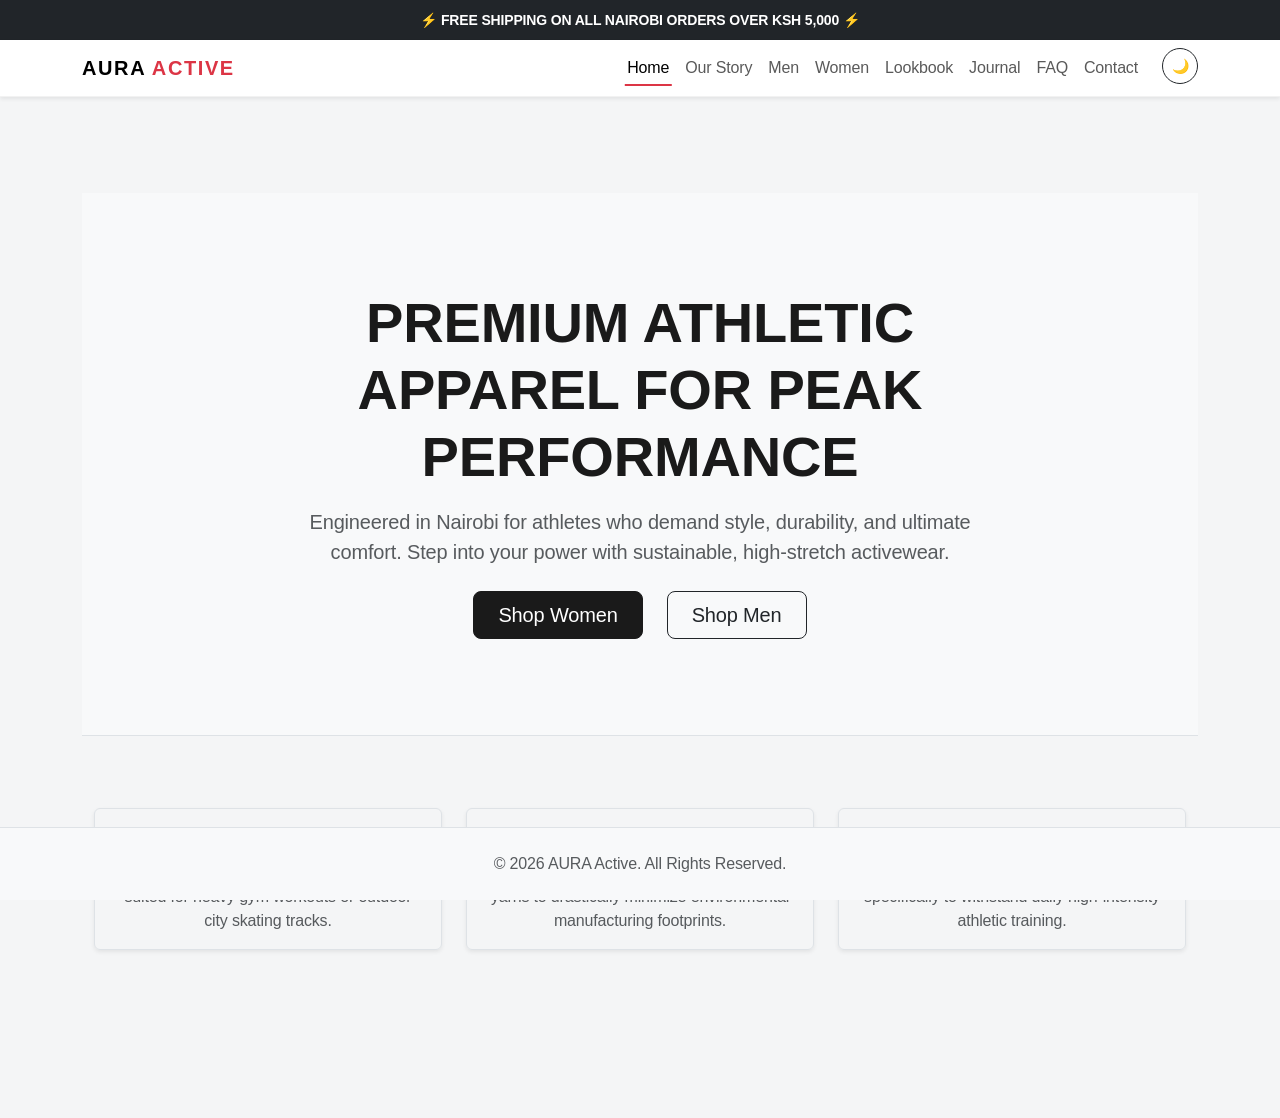
<file: index.html>
<!DOCTYPE html>
<html lang="en">
<head>
    <meta charset="UTF-8">
    <meta name="viewport" content="width=device-width, initial-scale=1.0">
    <title>AURA Active | Premium Athletic Apparel</title>
    <!-- Bootstrap 5 CSS CDN -->
    <link href="https://cdn.jsdelivr.net/npm/bootstrap@5.3.3/dist/css/bootstrap.min.css" rel="stylesheet">
    <!-- Custom CSS Link -->
    <link rel="stylesheet" href="style.css">
</head>
<body>

    <header>
        <!-- Top Announcement Bar -->
<div class="bg-dark text-white text-center py-2">
    <small class="fw-semibold">⚡ FREE SHIPPING ON ALL NAIROBI ORDERS OVER KSH 5,000 ⚡</small>
</div>

<!-- Main Responsive Navbar -->
<nav class="navbar navbar-expand-lg navbar-light bg-white sticky-top shadow-sm">
    <div class="container">
        <a class="navbar-brand fw-bold tracking-wider text-uppercase" href="index.html">AURA <span class="text-danger">Active</span></a>
        <button class="navbar-toggler" type="button" data-bs-toggle="collapse" data-bs-target="#navbarNav" aria-controls="navbarNav" aria-expanded="false" aria-label="Toggle navigation">
            <span class="navbar-toggler-icon"></span>
        </button>
        <div class="collapse navbar-collapse" id="navbarNav">
            <ul class="navbar-nav ms-auto fw-medium">
                <li class="nav-item"><a class="nav-item nav-link active" href="index.html">Home</a></li>
                <li class="nav-item"><a class="nav-item nav-link" href="about.html">Our Story</a></li>
                <li class="nav-item"><a class="nav-item nav-link" href="shop-men.html">Men</a></li>
                <li class="nav-item"><a class="nav-item nav-link" href="shop-women.html">Women</a></li>
                <li class="nav-item"><a class="nav-item nav-link" href="gallery.html">Lookbook</a></li>
                <li class="nav-item"><a class="nav-item nav-link" href="blog.html">Journal</a></li>
                <li class="nav-item"><a class="nav-item nav-link" href="faq.html">FAQ</a></li>
                <li class="nav-item"><a class="nav-item nav-link" href="contact.html">Contact</a></li>
            <li class="nav-item ms-lg-3 mt-2 mt-lg-0">
            <button id="darkModeToggle" class="btn btn-sm btn-outline-dark rounded-circle fw-bold" style="width: 36px; height: 36px; padding: 0; display: flex; align-items: center; justify-content: center;">
                🌙
            </button>
            </ul>
        </div>
    </div>
</nav>
    </header>

    <main class="container my-5 py-5 text-center">
        <main>
    <!-- Hero Section -->
    <section class="bg-light py-5 text-center border-bottom">
        <div class="container py-5">
            <div class="row justify-content-center">
                <div class="col-md-8">
                    <h1 class="display-4 fw-bold mb-3 text-uppercase">Premium Athletic Apparel for Peak Performance</h1>
                    <p class="lead text-muted mb-4">Engineered in Nairobi for athletes who demand style, durability, and ultimate comfort. Step into your power with sustainable, high-stretch activewear.</p>
                    <div class="d-grid gap-2 d-sm-flex justify-content-sm-center">
                        <a href="shop-women.html" class="btn btn-dark btn-lg px-4 me-sm-3">Shop Women</a>
                        <a href="shop-men.html" class="btn btn-outline-dark btn-lg px-4">Shop Men</a>
                    </div>
                </div>
            </div>
        </div>
    </section>

    <!-- Promotional Callouts -->
    <section class="container my-5 py-4">
        <div class="row g-4 text-center">
            <div class="col-md-4">
                <div class="p-3 border rounded shadow-sm">
                    <h4 class="fw-bold">Breathable Fabrics</h4>
                    <p class="text-muted mb-0">Custom nylon-spandex blends perfectly suited for heavy gym workouts or outdoor city skating tracks.</p>
                </div>
            </div>
            <div class="col-md-4">
                <div class="p-3 border rounded shadow-sm">
                    <h4 class="fw-bold">Eco-Conscious</h4>
                    <p class="text-muted mb-0">Proudly utilizing 100% recycled technical yarns to drastically minimize environmental manufacturing footprints.</p>
                </div>
            </div>
            <div class="col-md-4">
                <div class="p-3 border rounded shadow-sm">
                    <h4 class="fw-bold">Built to Last</h4>
                    <p class="text-muted mb-0">Reinforced double-stitched seams designed specifically to withstand daily high-intensity athletic training.</p>
                </div>
            </div>
        </div>
    </section>
</main>
    </main>

    <footer class="bg-light text-center py-4 border-top fixed-bottom">
        <p class="mb-0 text-muted">&copy; 2026 AURA Active. All Rights Reserved.</p>
    </footer>

    <!-- Bootstrap 5 Bundle JS CDN -->
    <script src="https://cdn.jsdelivr.net/npm/bootstrap@5.3.3/dist/js/bootstrap.bundle.min.js"></script>
    <!-- Custom JS Link -->
    <script src="app.js"></script>
</body>
</html>
</file>
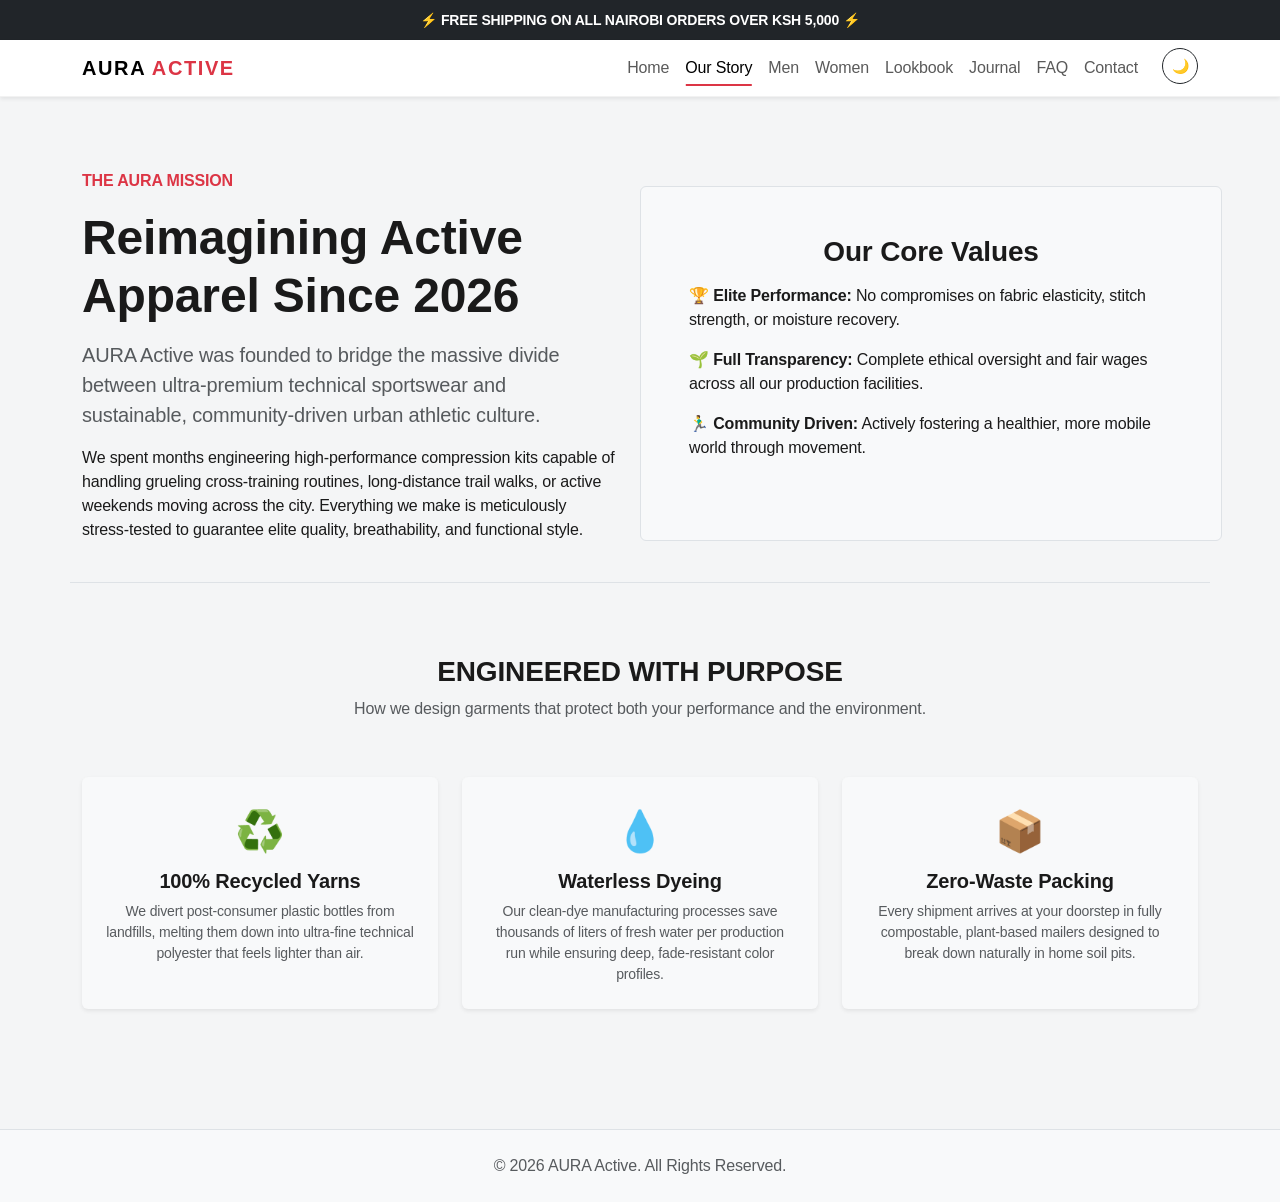
<file: about.html>
<!DOCTYPE html>
<html lang="en">
<head>
    <meta charset="UTF-8">
    <meta name="viewport" content="width=device-width, initial-scale=1.0">
    <title>Our Story | AURA Active</title>
    <!-- Bootstrap 5 CSS CDN -->
    <link href="https://cdn.jsdelivr.net/npm/bootstrap@5.3.3/dist/css/bootstrap.min.css" rel="stylesheet">
    <!-- Custom CSS Link -->
    <link rel="stylesheet" href="style.css">
</head>
<body>

    <header>
        <!-- Top Announcement Bar -->
        <div class="bg-dark text-white text-center py-2">
            <small class="fw-semibold">⚡ FREE SHIPPING ON ALL NAIROBI ORDERS OVER KSH 5,000 ⚡</small>
        </div>

        <!-- Responsive Navbar -->
        <nav class="navbar navbar-expand-lg navbar-light bg-white sticky-top shadow-sm">
            <div class="container">
                <a class="navbar-brand fw-bold text-uppercase" href="index.html">AURA <span class="text-danger">Active</span></a>
                <button class="navbar-toggler" type="button" data-bs-toggle="collapse" data-bs-target="#navbarNav" aria-controls="navbarNav" aria-expanded="false" aria-label="Toggle navigation">
                    <span class="navbar-toggler-icon"></span>
                </button>
                <div class="collapse navbar-collapse" id="navbarNav">
                    <ul class="navbar-nav ms-auto fw-medium">
                        <li class="nav-item"><a class="nav-link" href="index.html">Home</a></li>
                        <li class="nav-item"><a class="nav-link active" href="about.html">Our Story</a></li>
                        <li class="nav-item"><a class="nav-link" href="shop-men.html">Men</a></li>
                        <li class="nav-item"><a class="nav-link" href="shop-women.html">Women</a></li>
                        <li class="nav-item"><a class="nav-link" href="gallery.html">Lookbook</a></li>
                        <li class="nav-item"><a class="nav-link" href="blog.html">Journal</a></li>
                        <li class="nav-item"><a class="nav-link" href="faq.html">FAQ</a></li>
                        <li class="nav-item"><a class="nav-link" href="contact.html">Contact</a></li>
                    <li class="nav-item ms-lg-3 mt-2 mt-lg-0">
            <button id="darkModeToggle" class="btn btn-sm btn-outline-dark rounded-circle fw-bold" style="width: 36px; height: 36px; padding: 0; display: flex; align-items: center; justify-content: center;">
                🌙
            </button>
                    </ul>
                </div>
            </div>
        </nav>
    </header>

    <main class="container my-5 py-4">
        <!-- Introduction Section -->
        <div class="row align-items-center g-5 mb-5">
            <div class="col-md-6">
                <span class="text-uppercase text-danger fw-bold tracking-wider">The AURA Mission</span>
                <h2 class="display-5 fw-bold my-3">Reimagining Active Apparel Since 2026</h2>
                <p class="lead text-muted">AURA Active was founded to bridge the massive divide between ultra-premium technical sportswear and sustainable, community-driven urban athletic culture.</p>
                <p>We spent months engineering high-performance compression kits capable of handling grueling cross-training routines, long-distance trail walks, or active weekends moving across the city. Everything we make is meticulously stress-tested to guarantee elite quality, breathability, and functional style.</p>
            </div>
            <div class="col-md-6 bg-light p-5 rounded border text-center">
                <h3 class="fw-bold mb-3">Our Core Values</h3>
                <ul class="list-unstyled text-start mx-auto d-inline-block">
                    <li class="mb-3">🏆 <strong>Elite Performance:</strong> No compromises on fabric elasticity, stitch strength, or moisture recovery.</li>
                    <li class="mb-3">🌱 <strong>Full Transparency:</strong> Complete ethical oversight and fair wages across all our production facilities.</li>
                    <li class="mb-3">🏃‍♂️ <strong>Community Driven:</strong> Actively fostering a healthier, more mobile world through movement.</li>
                </ul>
            </div>
        </div>

        <!-- Sustainability Feature Block -->
        <section class="row g-4 border-top pt-5">
            <div class="col-12 text-center mb-3">
                <h3 class="fw-bold text-uppercase">Engineered with Purpose</h3>
                <p class="text-muted">How we design garments that protect both your performance and the environment.</p>
            </div>
            <div class="col-md-4 text-center">
                <div class="p-4 rounded bg-light border-0 shadow-sm h-100">
                    <div class="fs-1 mb-2">♻️</div>
                    <h5 class="fw-bold">100% Recycled Yarns</h5>
                    <p class="text-muted small mb-0">We divert post-consumer plastic bottles from landfills, melting them down into ultra-fine technical polyester that feels lighter than air.</p>
                </div>
            </div>
            <div class="col-md-4 text-center">
                <div class="p-4 rounded bg-light border-0 shadow-sm h-100">
                    <div class="fs-1 mb-2">💧</div>
                    <h5 class="fw-bold">Waterless Dyeing</h5>
                    <p class="text-muted small mb-0">Our clean-dye manufacturing processes save thousands of liters of fresh water per production run while ensuring deep, fade-resistant color profiles.</p>
                </div>
            </div>
            <div class="col-md-4 text-center">
                <div class="p-4 rounded bg-light border-0 shadow-sm h-100">
                    <div class="fs-1 mb-2">📦</div>
                    <h5 class="fw-bold">Zero-Waste Packing</h5>
                    <p class="text-muted small mb-0">Every shipment arrives at your doorstep in fully compostable, plant-based mailers designed to break down naturally in home soil pits.</p>
                </div>
            </div>
        </section>
    </main>

    <footer class="bg-light text-center py-4 border-top mt-5">
        <div class="container">
            <p class="mb-0 text-muted">&copy; 2026 AURA Active. All Rights Reserved.</p>
        </div>
    </footer>

    <!-- Bootstrap 5 Bundle JS CDN -->
    <script src="https://cdn.jsdelivr.net/npm/bootstrap@5.3.3/dist/js/bootstrap.bundle.min.js"></script>
    <!-- Custom JS Link -->
    <script src="app.js"></script>
</body>
</html>
</file>
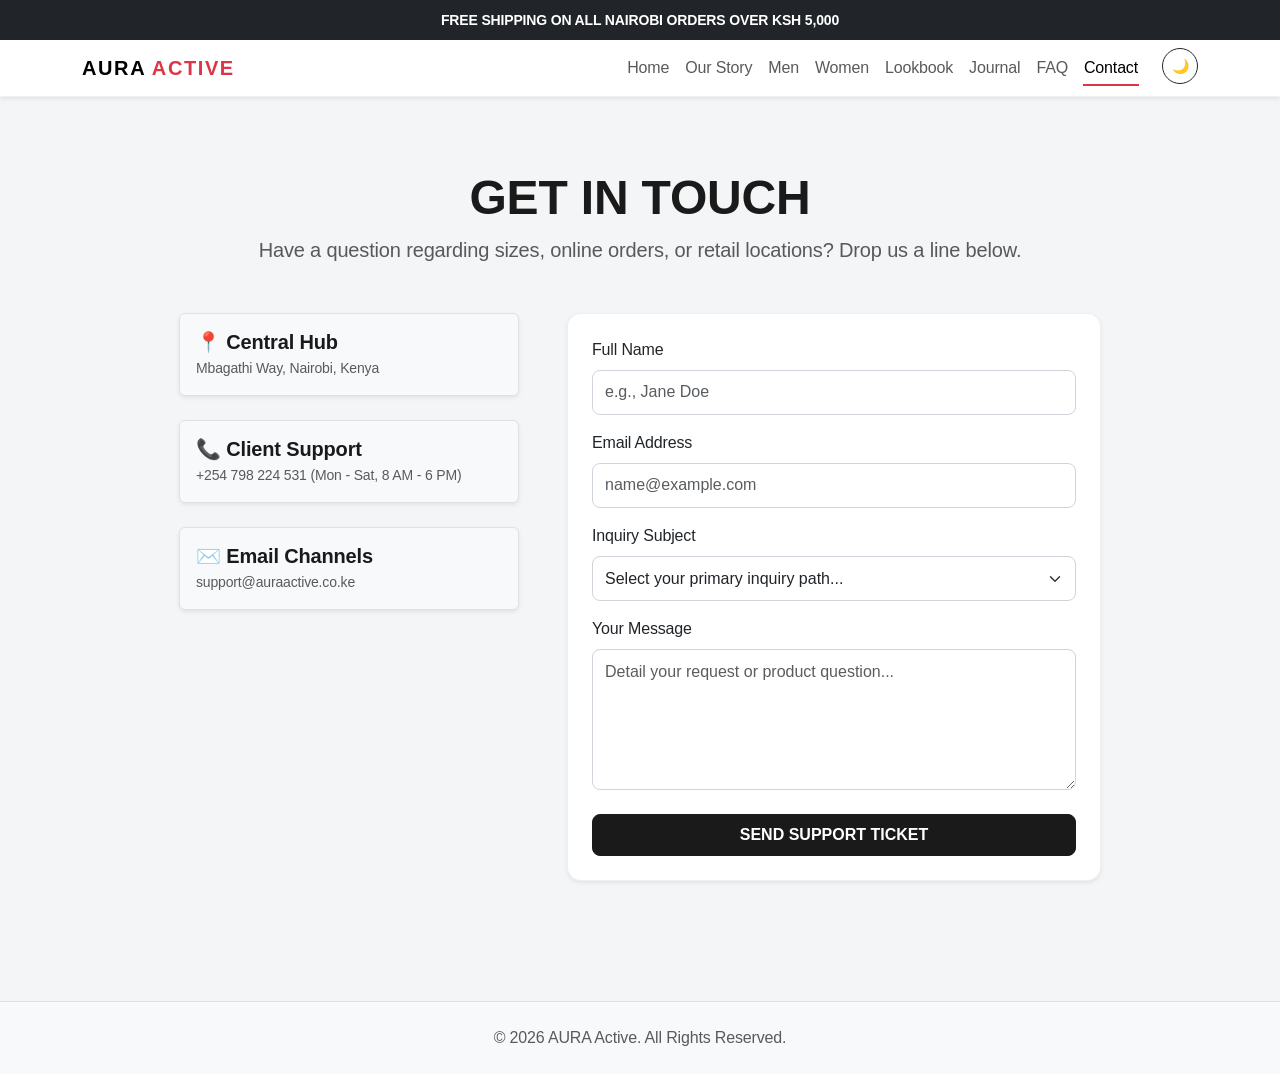
<file: contact.html>
<!DOCTYPE html>
<html lang="en">
<head>
    <meta charset="UTF-8">
    <meta name="viewport" content="width=device-width, initial-scale=1.0">
    <title>Contact Us | AURA Active</title>
    <!-- Bootstrap 5 CSS CDN -->
    <link href="https://cdn.jsdelivr.net/npm/bootstrap@5.3.3/dist/css/bootstrap.min.css" rel="stylesheet">
    
    <link rel="stylesheet" href="style.css">
</head>
<body>

    <header>
        
        <div class="bg-dark text-white text-center py-2">
            <small class="fw-semibold"> FREE SHIPPING ON ALL NAIROBI ORDERS OVER KSH 5,000 </small>
        </div>

        
        <nav class="navbar navbar-expand-lg navbar-light bg-white sticky-top shadow-sm">
            <div class="container">
                <a class="navbar-brand fw-bold text-uppercase" href="index.html">AURA <span class="text-danger">Active</span></a>
                <button class="navbar-toggler" type="button" data-bs-toggle="collapse" data-bs-target="#navbarNav" aria-controls="navbarNav" aria-expanded="false" aria-label="Toggle navigation">
                    <span class="navbar-toggler-icon"></span>
                </button>
                <div class="collapse navbar-collapse" id="navbarNav">
                    <ul class="navbar-nav ms-auto fw-medium">
                        <li class="nav-item"><a class="nav-link" href="index.html">Home</a></li>
                        <li class="nav-item"><a class="nav-link" href="about.html">Our Story</a></li>
                        <li class="nav-item"><a class="nav-link" href="shop-men.html">Men</a></li>
                        <li class="nav-item"><a class="nav-link" href="shop-women.html">Women</a></li>
                        <li class="nav-item"><a class="nav-link" href="gallery.html">Lookbook</a></li>
                        <li class="nav-item"><a class="nav-link" href="blog.html">Journal</a></li>
                        <li class="nav-item"><a class="nav-link" href="faq.html">FAQ</a></li>
                        <li class="nav-item"><a class="nav-link active" href="contact.html">Contact</a></li>
                    <li class="nav-item ms-lg-3 mt-2 mt-lg-0">
            <button id="darkModeToggle" class="btn btn-sm btn-outline-dark rounded-circle fw-bold" style="width: 36px; height: 36px; padding: 0; display: flex; align-items: center; justify-content: center;">
                🌙
            </button>
                    </ul>
                </div>
            </div>
        </nav>
    </header>

    <main class="container my-5 py-4">
        <div class="text-center mb-5">
            <h2 class="display-5 fw-bold text-uppercase">Get In Touch</h2>
            <p class="lead text-muted">Have a question regarding sizes, online orders, or retail locations? Drop us a line below.</p>
        </div>

        <div class="row g-5 justify-content-center">
            <!-- Left Side: Contact Information Cards -->
            <div class="col-md-5 col-lg-4">
                <div class="mb-4 p-3 border rounded shadow-sm bg-light">
                    <h5 class="fw-bold mb-1">📍 Central Hub</h5>
                    <p class="text-muted mb-0 small">Mbagathi Way, Nairobi, Kenya</p>
                </div>
                <div class="mb-4 p-3 border rounded shadow-sm bg-light">
                    <h5 class="fw-bold mb-1">📞 Client Support</h5>
                    <p class="text-muted mb-0 small">+254 798 224 531 (Mon - Sat, 8 AM - 6 PM)</p>
                </div>
                <div class="mb-4 p-3 border rounded shadow-sm bg-light">
                    <h5 class="fw-bold mb-1">✉️ Email Channels</h5>
                    <p class="text-muted mb-0 small">support@auraactive.co.ke</p>
                </div>
            </div>

            <!-- Right Side: Contact Form Module -->
            <div class="col-md-7 col-lg-6">
                <div class="card shadow-sm p-4 border-1">
                    <!-- Placeholder container for validation response alerts -->
                    <div id="formAlertContainer"></div>

                    <form id="contactForm" novalidate>
                        <div class="mb-3">
                            <label for="fullName" class="form-label fw-medium">Full Name</label>
                            <input type="text" class="form-control" id="fullName" placeholder="e.g., Jane Doe" required>
                            <div class="invalid-feedback">Please enter your full name.</div>
                        </div>
                        
                        <div class="mb-3">
                            <label for="emailAddress" class="form-label fw-medium">Email Address</label>
                            <input type="email" class="form-control" id="emailAddress" placeholder="name@example.com" required>
                            <div class="invalid-feedback">Please provide a valid active email address.</div>
                        </div>
                        
                        <div class="mb-3">
                            <label for="messageSubject" class="form-label fw-medium">Inquiry Subject</label>
                            <select class="form-select" id="messageSubject" required>
                                <option value="" selected disabled>Select your primary inquiry path...</option>
                                <option value="orders">Order Tracking & Sizing Queries</option>
                                <option value="returns">Exchange Processing & Refunds</option>
                                <option value="collab">Corporate Partners & Influencer Team</option>
                                <option value="other">Other... Please specify below</option>
                            </select>
                            <div class="invalid-feedback">Please select an inquiry topic.</div>
                        </div>
                        
                        <div class="mb-4">
                            <label for="userMessage" class="form-label fw-medium">Your Message</label>
                            <textarea class="form-control" id="userMessage" rows="5" placeholder="Detail your request or product question..." required></textarea>
                            <div class="invalid-feedback">Please type out a message text before submitting.</div>
                        </div>
                        
                        <button type="submit" class="btn btn-dark w-100 py-2 fw-semibold text-uppercase tracking-wider">Send Support Ticket</button>
                    </form>
                </div>
            </div>
        </div>
    </main>

    <footer class="bg-light text-center py-4 border-top mt-5">
        <div class="container">
            <p class="mb-0 text-muted">&copy; 2026 AURA Active. All Rights Reserved.</p>
        </div>
    </footer>

    <!-- Bootstrap 5 Bundle JS CDN -->
    <script src="https://cdn.jsdelivr.net/npm/bootstrap@5.3.3/dist/js/bootstrap.bundle.min.js"></script>
    <!-- Custom JS Link -->
    <script src="app.js"></script>
</body>
</html>
</file>
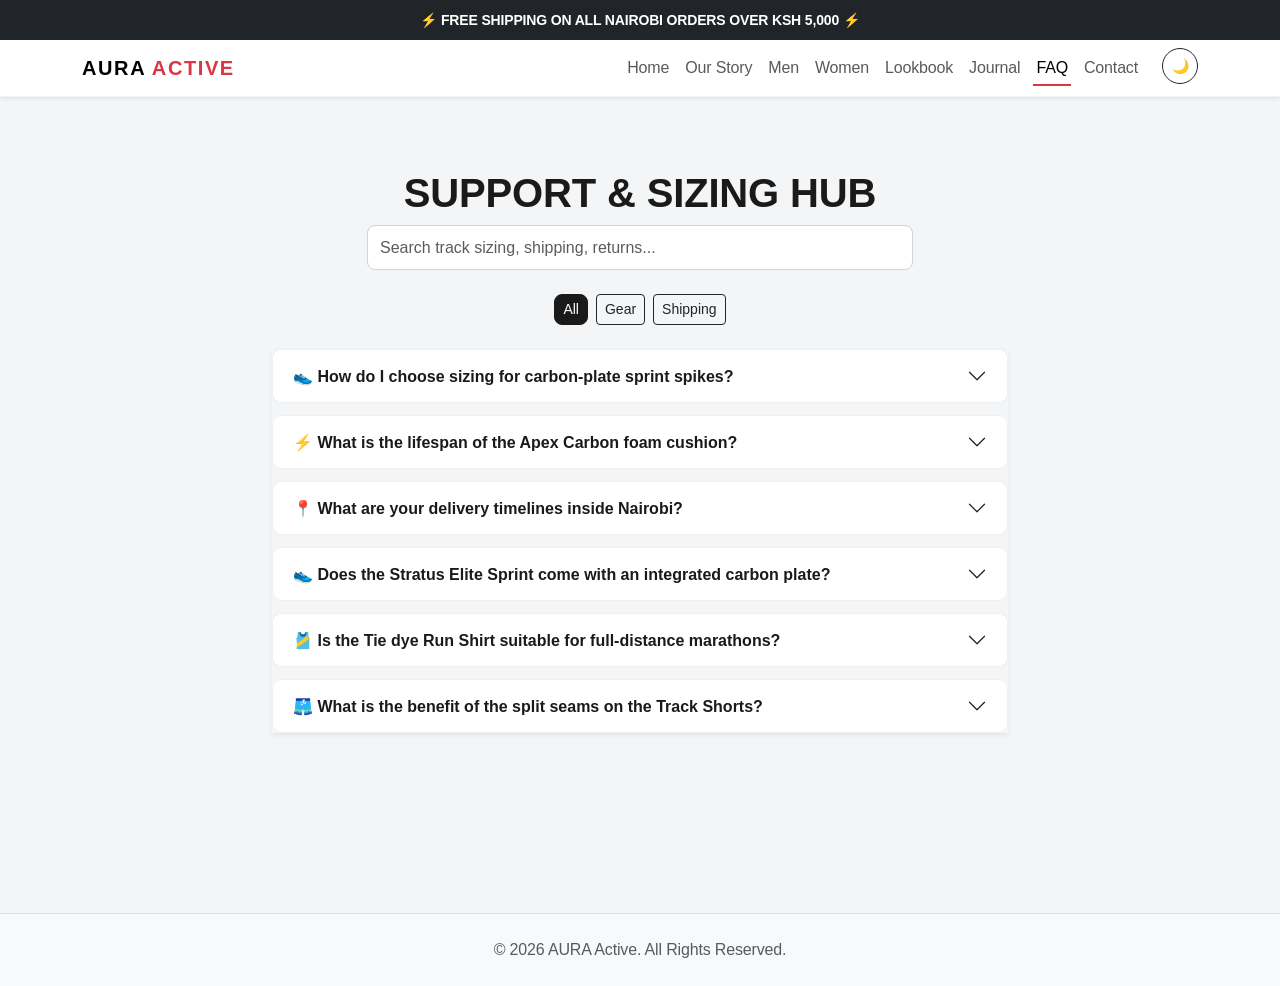
<file: faq.html>
<!DOCTYPE html>
<html lang="en">
<head>
    <meta charset="UTF-8">
    <meta name="viewport" content="width=device-width, initial-scale=1.0">
    <title>FAQ | AURA Active</title>
    <link href="https://cdn.jsdelivr.net/npm/bootstrap@5.3.3/dist/css/bootstrap.min.css" rel="stylesheet">
    <link rel="stylesheet" href="style.css">
</head>
<body>
    <header>
        <div class="bg-dark text-white text-center py-2">
            <small class="fw-semibold">⚡ FREE SHIPPING ON ALL NAIROBI ORDERS OVER KSH 5,000 ⚡</small>
        </div>
        <nav class="navbar navbar-expand-lg navbar-light bg-white sticky-top shadow-sm">
            <div class="container">
                <a class="navbar-brand fw-bold text-uppercase" href="index.html">AURA <span class="text-danger">Active</span></a>
                <button class="navbar-toggler" type="button" data-bs-toggle="collapse" data-bs-target="#navbarNav">
                    <span class="navbar-toggler-icon"></span>
                </button>
                <div class="collapse navbar-collapse" id="navbarNav">
                    <ul class="navbar-nav ms-auto fw-medium">
                        <li class="nav-item"><a class="nav-link" href="index.html">Home</a></li>
                        <li class="nav-item"><a class="nav-link" href="about.html">Our Story</a></li>
                        <li class="nav-item"><a class="nav-link" href="shop-men.html">Men</a></li>
                        <li class="nav-item"><a class="nav-link" href="shop-women.html">Women</a></li>
                        <li class="nav-item"><a class="nav-link" href="gallery.html">Lookbook</a></li>
                        <li class="nav-item"><a class="nav-link" href="blog.html">Journal</a></li>
                        <li class="nav-item"><a class="nav-link active" href="faq.html">FAQ</a></li>
                        <li class="nav-item"><a class="nav-link" href="contact.html">Contact</a></li>
                    <li class="nav-item ms-lg-3 mt-2 mt-lg-0">
            <button id="darkModeToggle" class="btn btn-sm btn-outline-dark rounded-circle fw-bold" style="width: 36px; height: 36px; padding: 0; display: flex; align-items: center; justify-content: center;">
                🌙
            </button>
                    </ul>
                </div>
            </div>
        </nav>
    </header>
    <main class="container my-5 py-4">
        <div class="text-center mb-5">
            <h2 class="display-6 fw-bold text-uppercase">Support & Sizing Hub</h2>
            <div class="row justify-content-center mb-4">
            <div class="col-md-6">
                <input type="text" id="faqSearch" class="form-control" placeholder="Search track sizing, shipping, returns...">
            </div>
        </div>
        <div class="d-flex justify-content-center gap-2 mb-4">
            <button class="btn btn-sm btn-dark filter-faq-btn" data-target="all">All</button>
            <button class="btn btn-sm btn-outline-dark filter-faq-btn" data-target="gear">Gear</button>
            <button class="btn btn-sm btn-outline-dark filter-faq-btn" data-target="shipping">Shipping</button>
        </div>
        <div class="row justify-content-center">
            <div class="col-md-8">
                <div class="accordion shadow-sm" id="trackFaq">
                   <div class="accordion-item faq-item" data-category="gear">
                        <h2 class="accordion-header">
                            <button class="accordion-button collapsed fw-bold" type="button" data-bs-toggle="collapse" data-bs-target="#q1">
                                👟 How do I choose sizing for carbon-plate sprint spikes?
                            </button>
                        </h2>
                        <div id="q1" class="accordion-collapse collapse" data-bs-parent="#trackFaq">
                            <div class="accordion-body text-muted">Our track spikes run true to competitive racing layouts. If you prefer extra clearance for your toe box over long-distance sessions, order a half-size up.</div>
                        </div>
                    </div>
                    <div class="accordion-item faq-item" data-category="gear">
                        <h2 class="accordion-header">
                            <button class="accordion-button collapsed fw-bold" type="button" data-bs-toggle="collapse" data-bs-target="#q2">
                                ⚡ What is the lifespan of the Apex Carbon foam cushion?
                            </button>
                        </h2>
                        <div id="q2" class="accordion-collapse collapse" data-bs-parent="#trackFaq">
                            <div class="accordion-body text-muted">The high-energy foam matrix preserves peak propulsion dynamics for roughly 400 to 600 kilometers of intensive road running.</div>
                        </div>
                    </div>
                    <div class="accordion-item faq-item" data-category="shipping">
                        <h2 class="accordion-header">
                            <button class="accordion-button collapsed fw-bold" type="button" data-bs-toggle="collapse" data-bs-target="#q3">
                                📍 What are your delivery timelines inside Nairobi?
                            </button>
                        </h2>
                        <div id="q3" class="accordion-collapse collapse" data-bs-parent="#trackFaq">
                            <div class="accordion-body text-muted">Orders cleared before noon go out for same-day delivery across the CBD, Westlands, and Gigiri. Standard shipping takes 24 hours.</div>
                        </div>
                    </div>
                    <div class="accordion-item faq-item" data-category="gear">
                        <h2 class="accordion-header">
                            <button class="accordion-button collapsed fw-bold" type="button" data-bs-toggle="collapse" data-bs-target="#q5">
                                👟 Does the Stratus Elite Sprint come with an integrated carbon plate?
                            </button>
                        </h2>
                        <div id="q5" class="accordion-collapse collapse" data-bs-parent="#trackFaq">
                            <div class="accordion-body text-muted">Yes, our flagship Stratus Elite Sprint shoe features a full-length, aggressive 7-pin carbon fiber propulsion plate embedded right within the ultra-lightweight mesh upper to maximize energy return during high-speed track intervals.</div>
                        </div>
                    </div>
                    <div class="accordion-item faq-item" data-category="gear">
                        <h2 class="accordion-header">
                            <button class="accordion-button collapsed fw-bold" type="button" data-bs-toggle="collapse" data-bs-target="#q6">
                                🎽 Is the Tie dye Run Shirt suitable for full-distance marathons?
                            </button>
                        </h2>
                        <div id="q6" class="accordion-collapse collapse" data-bs-parent="#trackFaq">
                            <div class="accordion-body text-muted">Absolutely. The Tie dye Run Shirt is engineered using an advanced hydrophobic anti-chafe construction pattern that actively pushes moisture away from your skin, keeping long-distance marathon runs completely sweat-free.</div>
                        </div>
                    </div>
                    <div class="accordion-item faq-item" data-category="gear">
                        <h2 class="accordion-header">
                            <button class="accordion-button collapsed fw-bold" type="button" data-bs-toggle="collapse" data-bs-target="#q7">
                                🩳 What is the benefit of the split seams on the Track Shorts?
                            </button>
                        </h2>
                        <div id="q7" class="accordion-collapse collapse" data-bs-parent="#trackFaq">
                            <div class="accordion-body text-muted">Our high-performance Track Shorts utilize high-side split seams specifically to allow for maximal leg extension at full stride while maintaining completely unhindered joint mobility on the track.</div>
                        </div>
                    </div>
                </div>
            </div>
        </div>
        </div>
    </main>
    <footer class="bg-light text-center py-4 border-top mt-5">
        <p class="mb-0 text-muted">&copy; 2026 AURA Active. All Rights Reserved.</p>
    </footer>
    <script src="https://cdn.jsdelivr.net/npm/bootstrap@5.3.3/dist/js/bootstrap.bundle.min.js"></script>
    <script src="app.js"></script>
</body>
</html>
</file>
<file: style.css>
/* ==========================================================================
   AURA ACTIVE - GLOBAL BRAND THEME ARCHITECTURE (LIGHT & DARK MODES)
   ========================================================================== */

/* --- 1. CORE LIGHT MODE CANVAS BASE --- */
body {
    background-color: #f4f5f6; /* Modern premium off-white track canvas base */
    color: #1a1a1a; /* Clean charcoal body text */
    font-family: -apple-system, BlinkMacSystemFont, "Segoe UI", Roboto, Helvetica, Arial, sans-serif;
    letter-spacing: -0.01em;
    min-height: 100vh;
    display: flex;
    flex-direction: column;
}

main {
    flex: 1 0 auto;
}

/* --- 2. LIGHT MODE UTILITIES & INTERACTION LAYERS --- */
.navbar {
    background-color: rgba(255, 255, 255, 0.96) !important;
    backdrop-filter: blur(8px);
    border-bottom: 1px solid rgba(0, 0, 0, 0.05);
    transition: all 0.3s ease;
}

.navbar-brand { letter-spacing: 0.08em; }
.nav-link { position: relative; transition: color 0.25s ease; }

@media (min-width: 992px) {
    .nav-link::after {
        content: ''; position: absolute; width: 0; height: 2px;
        bottom: 2px; left: 50%; background-color: #dc3545; /* Track Red Accent */
        transition: all 0.25s ease; transform: translateX(-50%);
    }
    .nav-link:hover::after, .nav-link.active::after { width: 80%; }
}

/* Track Display Cards */
.card {
    background-color: #ffffff !important;
    border: 1px solid rgba(0, 0, 0, 0.06) !important;
    border-radius: 14px !important;
    overflow: hidden;
    transition: transform 0.3s cubic-bezier(0.16, 1, 0.3, 1), box-shadow 0.3s cubic-bezier(0.16, 1, 0.3, 1) !important;
}
.card:hover {
    transform: translateY(-6px);
    box-shadow: 0 12px 24px rgba(0, 0, 0, 0.06) !important;
}
.card-title { color: #1a1a1a; font-size: 1.15rem; }

/* Interactive Form System */
.form-control, .form-select {
    background-color: #ffffff;
    border: 1px solid #ced4da;
    border-radius: 8px;
    padding: 0.6rem 0.75rem;
    transition: border-color 0.2s ease, box-shadow 0.2s ease;
}
.form-control:focus, .form-select:focus {
    color: #212529; background-color: #ffffff; border-color: #1a1a1a; outline: 0;
    box-shadow: 0 0 0 0.25rem rgba(26, 26, 26, 0.12);
}

/* Dynamic Accordion System */
.accordion-item {
    background-color: #ffffff !important;
    border: 1px solid rgba(0, 0, 0, 0.06) !important;
    border-radius: 10px !important;
    margin-bottom: 0.75rem;
    overflow: hidden;
}
.accordion-button { background-color: #ffffff !important; color: #1a1a1a !important; }
.accordion-button:not(.collapsed) {
    background-color: rgba(220, 53, 69, 0.06) !important; /* Soft Track Red tint */
    color: #dc3545 !important;
    box-shadow: none !important;
}

/* Base Buttons & Badges */
.btn-dark { background-color: #1a1a1a; border-color: #1a1a1a; border-radius: 8px; font-weight: 500; transition: all 0.2s ease; }
.btn-dark:hover { background-color: #000000; border-color: #000000; transform: translateY(-1px); }
.badge { padding: 0.45em 0.75em; font-weight: 600; letter-spacing: 0.02em; border-radius: 6px; }


/* ==========================================================================
   --- 3. ADVANCED GLOBAL DARK MODE OVERRIDES (FOR ALL 7 PAGES) ---
   ========================================================================== */
[data-theme="dark"] {
    background-color: #121212 !important;
    color: #e3e3e3 !important;
}

/* Global Canvas Background Forces */
[data-theme="dark"] body,
[data-theme="dark"] main,
[data-theme="dark"] header,
[data-theme="dark"] footer,
[data-theme="dark"] .bg-light,
[data-theme="dark"] .bg-white {
    background-color: #121212 !important;
    color: #e3e3e3 !important;
}

/* Structural Components Overrides (Navbars, Footers, and Dividers) */
[data-theme="dark"] .navbar {
    background-color: #1a1a1a !important;
    border-bottom: 1px solid rgba(255, 255, 255, 0.08) !important;
}
[data-theme="dark"] footer {
    border-top: 1px solid rgba(255, 255, 255, 0.08) !important;
}

/* Card and Block Text Layer Color Sweeps */
[data-theme="dark"] .card,
[data-theme="dark"] .accordion-item {
    background-color: #1e1e1e !important;
    color: #ffffff !important;
    border-color: rgba(255, 255, 255, 0.08) !important;
}
[data-theme="dark"] .card-body,
[data-theme="dark"] .accordion-body {
    background-color: #1e1e1e !important;
    color: #e3e3e3 !important;
}
[data-theme="dark"] .card-title,
[data-theme="dark"] h1,
[data-theme="dark"] h2,
[data-theme="dark"] h3,
[data-theme="dark"] h4,
[data-theme="dark"] h5,
[data-theme="dark"] h6 {
    color: #ffffff !important;
}

/* Global Nav Link Adjustments */
[data-theme="dark"] .nav-link { color: #b0b3b8 !important; }
[data-theme="dark"] .nav-link:hover,
[data-theme="dark"] .nav-link.active { color: #ffffff !important; }

/* Sub-text and Badge Contrast Adjustments */
[data-theme="dark"] .text-muted,
[data-theme="dark"] .card-text.text-muted {
    color: #a0a5ad !important;
}
[data-theme="dark"] .badge.bg-secondary {
    background-color: #3a3b3c !important;
    color: #ffffff !important;
}

/* Input Form Controls Overrides */
[data-theme="dark"] .form-control,
[data-theme="dark"] .form-select {
    background-color: #2a2a2a !important;
    border-color: rgba(255, 255, 255, 0.15) !important;
    color: #ffffff !important;
}
[data-theme="dark"] .form-control:focus,
[data-theme="dark"] .form-select:focus {
    background-color: #2a2a2a !important;
    color: #ffffff !important;
    border-color: #dc3545 !important;
    box-shadow: 0 0 0 0.25rem rgba(220, 53, 69, 0.25) !important;
}
[data-theme="dark"] .form-control::placeholder {
    color: #72767d !important;
}

/* Accordion Text Colors & Inverted Chevrons */
[data-theme="dark"] .accordion-button {
    background-color: #1e1e1e !important;
    color: #ffffff !important;
}
[data-theme="dark"] .accordion-button:not(.collapsed) {
    background-color: rgba(220, 53, 69, 0.12) !important;
    color: #ff4d5a !important;
}
[data-theme="dark"] .accordion-button::after {
    filter: invert(1) brightness(2) !important;
}

/* Dark Mode Toggle Circular Button Outline Adjustments */
[data-theme="dark"] #darkModeToggle {
    border-color: rgba(255, 255, 255, 0.3) !important;
    color: #ffffff !important;
}
[data-theme="dark"] #darkModeToggle:hover {
    background-color: rgba(255, 255, 255, 0.08) !important;
}

/* --- 4. ANIMATION TRANSITION CONFIGURATION --- */
body, .navbar, .card, .accordion-item, .accordion-button, .form-control, .nav-link, footer {
    transition: background-color 0.25s ease, color 0.25s ease, border-color 0.25s ease, box-shadow 0.25s ease !important;
}
</file>
